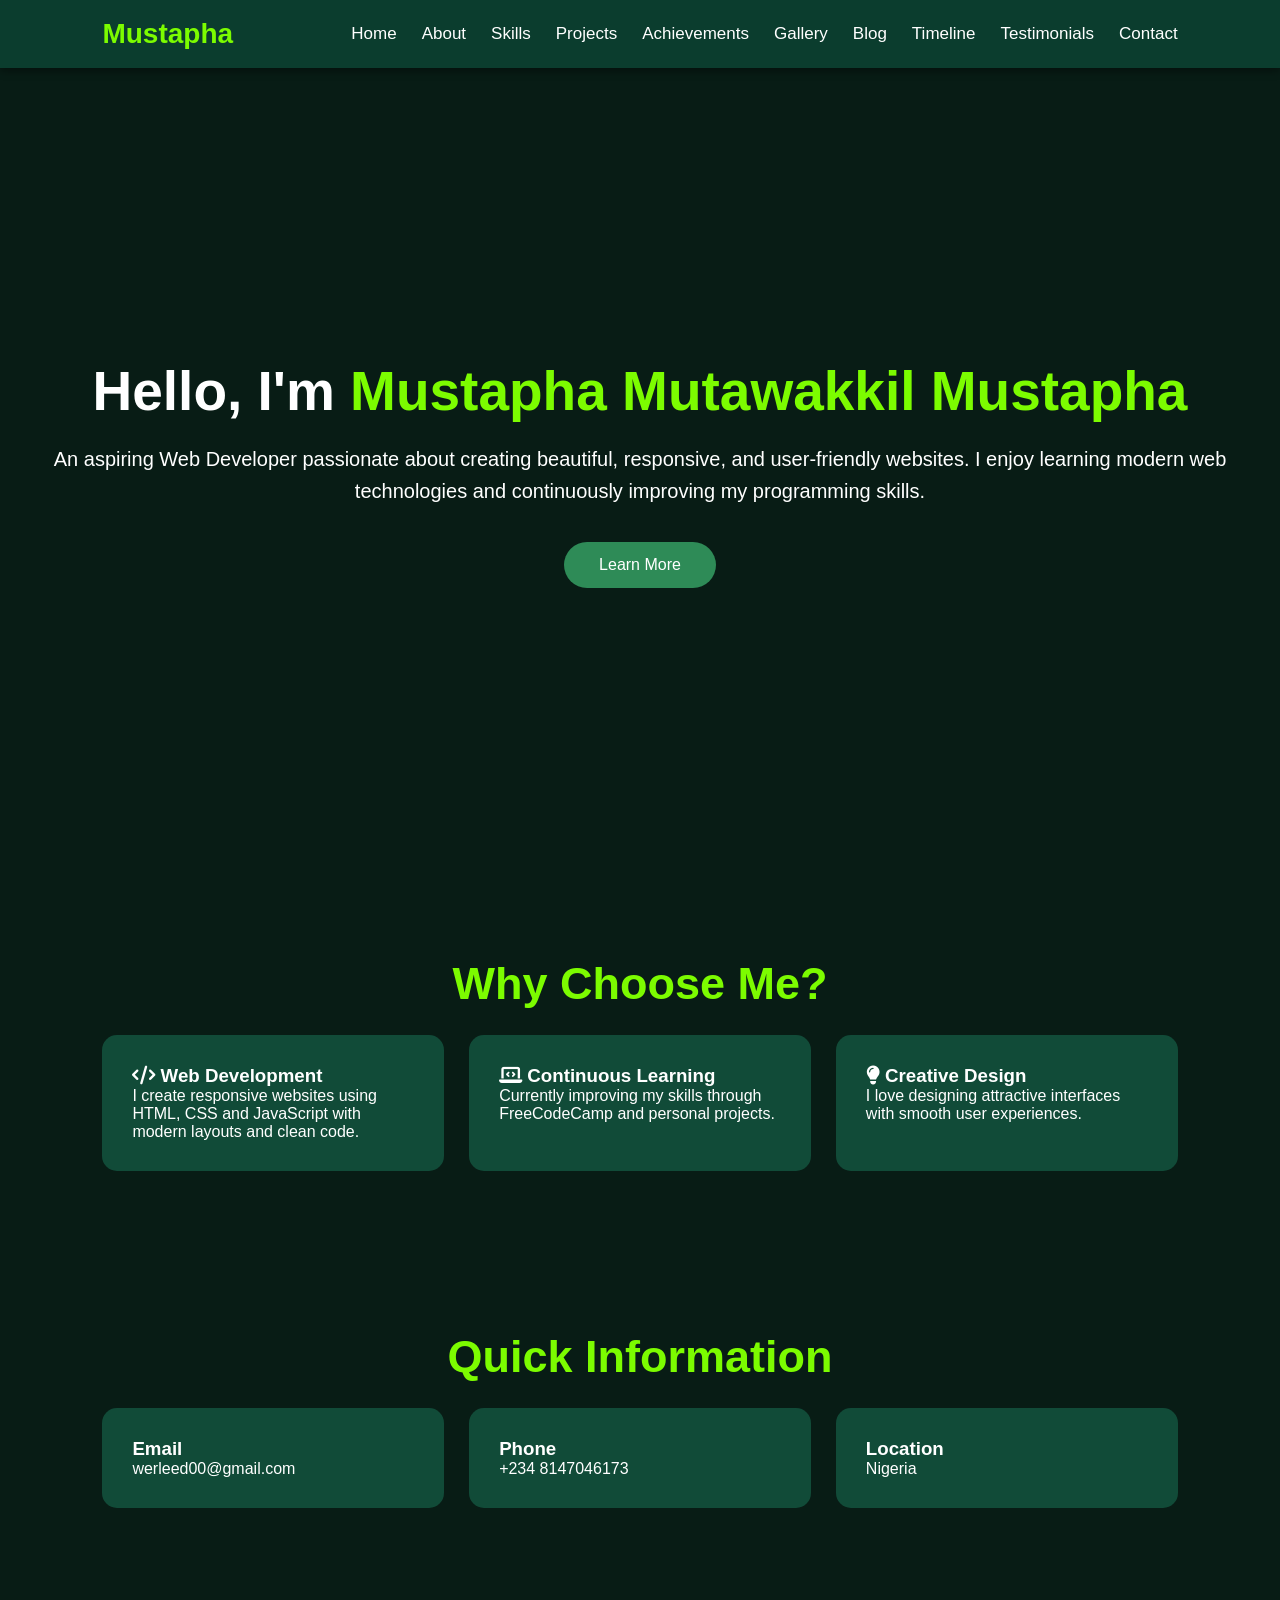
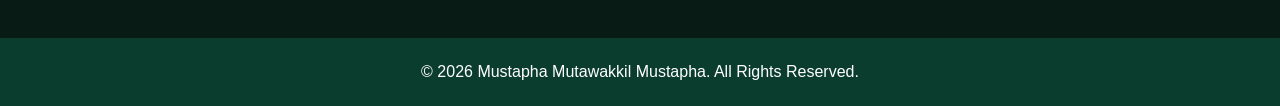
<file: index.html>
<!DOCTYPE html>
<html lang="en">
<head>
<meta charset="UTF-8">
<meta name="viewport" content="width=device-width, initial-scale=1.0">
<title>Mustapha Mutawakkil Mustapha | Portfolio</title>

<link rel="stylesheet" href="style.css">

<link rel="stylesheet"
href="https://cdnjs.cloudflare.com/ajax/libs/font-awesome/6.6.0/css/all.min.css">

</head>
<body>

<header>

<nav>

<div class="logo">
Mustapha
</div>

<ul class="nav-links">

<li><a href="index.html">Home</a></li>

<li><a href="about.html">About</a></li>

<li><a href="skills.html">Skills</a></li>

<li><a href="work.html">Projects</a></li>

<li><a href="achievement.html">Achievements</a></li>

<li><a href="gallery.html">Gallery</a></li>

<li><a href="blog.html">Blog</a></li>

<li><a href="timeline.html">Timeline</a></li>

<li><a href="testimonials.html">Testimonials</a></li>

<li><a href="contact.html">Contact</a></li>

</ul>

<div class="menu">
☰
</div>

</nav>

</header>

<section class="hero">

<div class="hero-content">

<h1>Hello, I'm <span>Mustapha Mutawakkil Mustapha</span></h1>

<p>

An aspiring Web Developer passionate about creating beautiful, responsive, and user-friendly websites. I enjoy learning modern web technologies and continuously improving my programming skills.

</p>

<a href="about.html" class="btn">
Learn More
</a>

</div>

</section>

<section>

<h2 class="page-title">
Why Choose Me?
</h2>

<div class="cards">

<div class="card">

<h3><i class="fas fa-code"></i> Web Development</h3>

<p>

I create responsive websites using HTML, CSS and JavaScript with modern layouts and clean code.

</p>

</div>

<div class="card">

<h3><i class="fas fa-laptop-code"></i> Continuous Learning</h3>

<p>

Currently improving my skills through FreeCodeCamp and personal projects.

</p>

</div>

<div class="card">

<h3><i class="fas fa-lightbulb"></i> Creative Design</h3>

<p>

I love designing attractive interfaces with smooth user experiences.

</p>

</div>

</div>

</section>

<section>

<h2 class="page-title">
Quick Information
</h2>

<div class="cards">

<div class="card">

<h3>Email</h3>

<p>
werleed00@gmail.com
</p>

</div>

<div class="card">

<h3>Phone</h3>

<p>
+234 8147046173
</p>

</div>

<div class="card">

<h3>Location</h3>

<p>
Nigeria
</p>

</div>

</div>

</section>

<footer>

<p>

© 2026 Mustapha Mutawakkil Mustapha.

All Rights Reserved.

</p>

</footer>

<script src="script.js"></script>

</body>
</html>
</file>
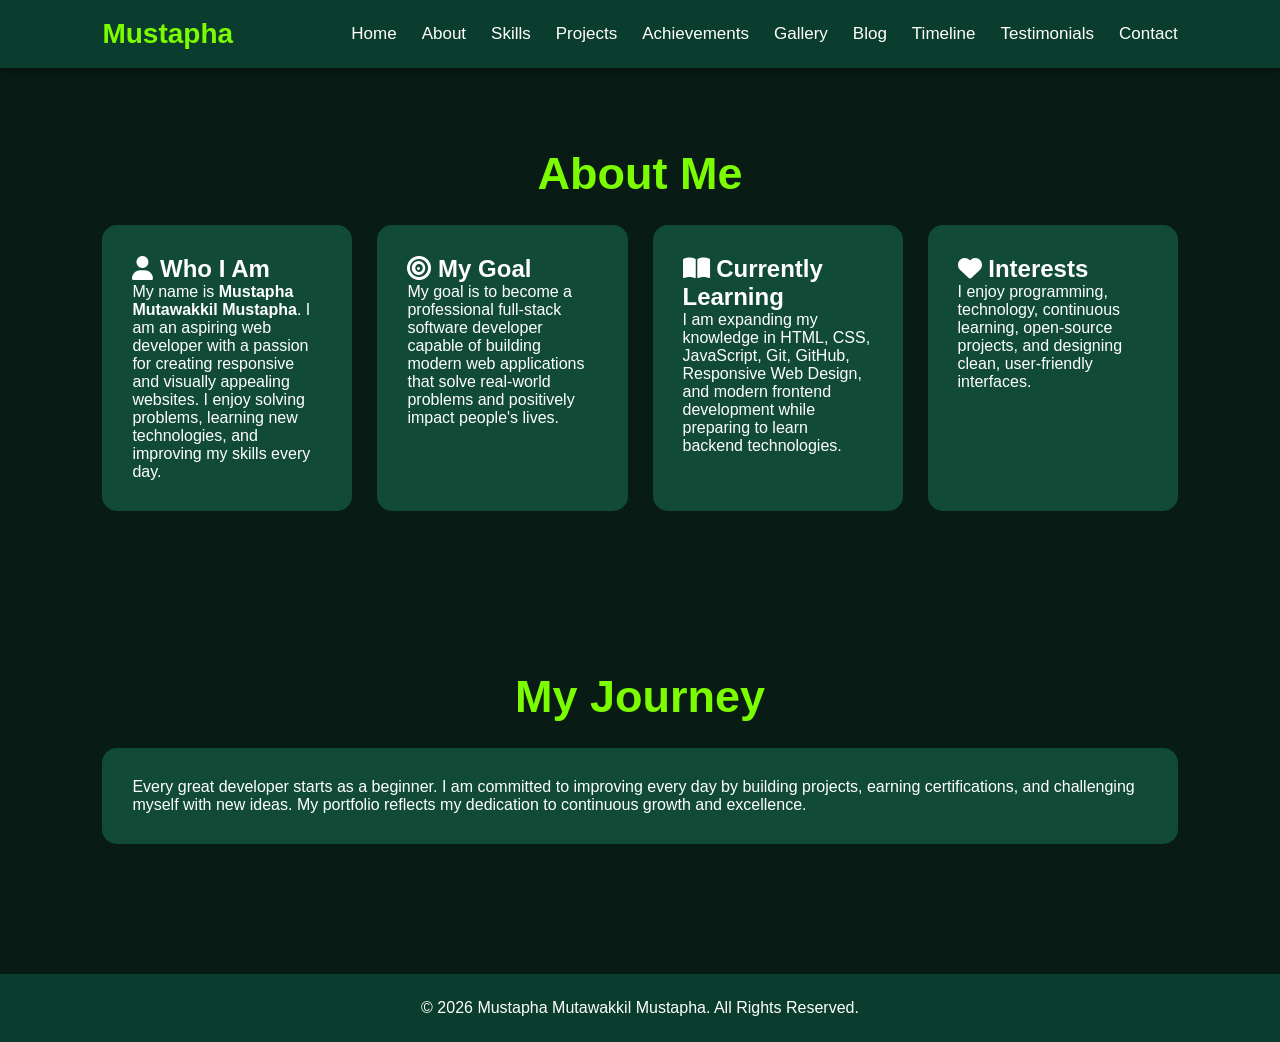
<file: about.html>
<!DOCTYPE html>
<html lang="en">
<head>
<meta charset="UTF-8">
<meta name="viewport" content="width=device-width, initial-scale=1.0">
<title>About Me</title>

<link rel="stylesheet" href="style.css">
<link rel="stylesheet" href="https://cdnjs.cloudflare.com/ajax/libs/font-awesome/6.6.0/css/all.min.css">

</head>
<body>

<header>

<nav>

<div class="logo">Mustapha</div>

<ul class="nav-links">
<li><a href="index.html">Home</a></li>
<li><a href="about.html">About</a></li>
<li><a href="skills.html">Skills</a></li>
<li><a href="work.html">Projects</a></li>
<li><a href="achievement.html">Achievements</a></li>
<li><a href="gallery.html">Gallery</a></li>
<li><a href="blog.html">Blog</a></li>
<li><a href="timeline.html">Timeline</a></li>
<li><a href="testimonials.html">Testimonials</a></li>
<li><a href="contact.html">Contact</a></li>
</ul>

<div class="menu">☰</div>

</nav>

</header>

<section>

<h1 class="page-title">About Me</h1>

<div class="cards">

<div class="card">
<h2><i class="fas fa-user"></i> Who I Am</h2>

<p>
My name is <strong>Mustapha Mutawakkil Mustapha</strong>. I am an aspiring web developer with a passion for creating responsive and visually appealing websites. I enjoy solving problems, learning new technologies, and improving my skills every day.
</p>

</div>

<div class="card">
<h2><i class="fas fa-bullseye"></i> My Goal</h2>

<p>
My goal is to become a professional full-stack software developer capable of building modern web applications that solve real-world problems and positively impact people's lives.
</p>

</div>

<div class="card">
<h2><i class="fas fa-book-open"></i> Currently Learning</h2>

<p>
I am expanding my knowledge in HTML, CSS, JavaScript, Git, GitHub, Responsive Web Design, and modern frontend development while preparing to learn backend technologies.
</p>

</div>

<div class="card">
<h2><i class="fas fa-heart"></i> Interests</h2>

<p>
I enjoy programming, technology, continuous learning, open-source projects, and designing clean, user-friendly interfaces.
</p>

</div>

</div>

</section>

<section>

<h1 class="page-title">My Journey</h1>

<div class="card">

<p>
Every great developer starts as a beginner. I am committed to improving every day by building projects, earning certifications, and challenging myself with new ideas. My portfolio reflects my dedication to continuous growth and excellence.
</p>

</div>

</section>

<footer>

<p>
© 2026 Mustapha Mutawakkil Mustapha. All Rights Reserved.
</p>

</footer>

<script src="script.js"></script>

</body>
</html>
</file>
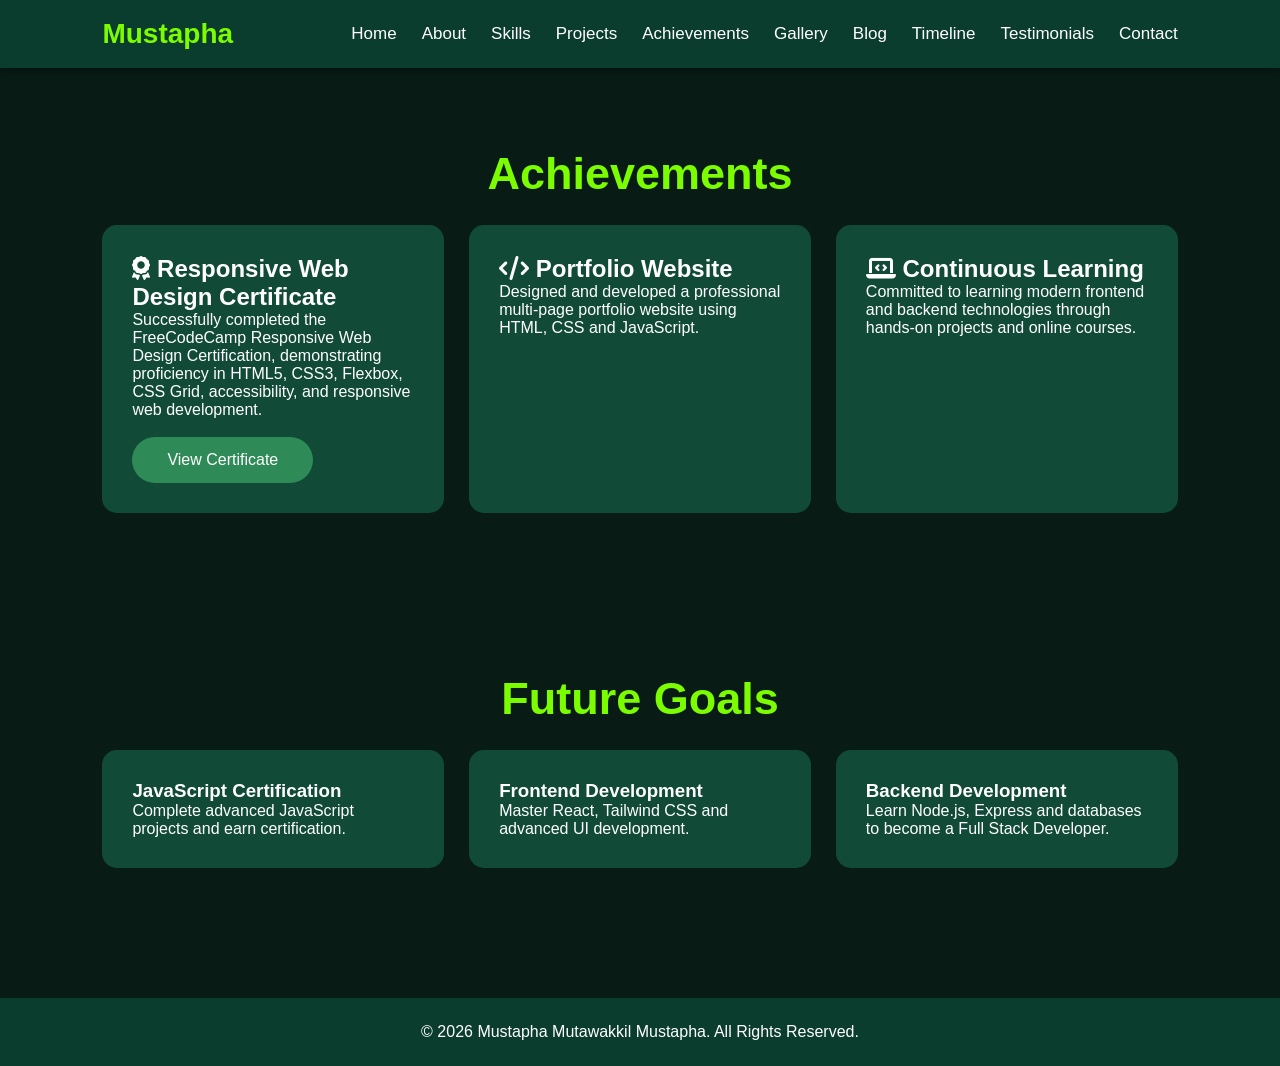
<file: achievement.html>
<!DOCTYPE html>
<html lang="en">
<head>
<meta charset="UTF-8">
<meta name="viewport" content="width=device-width, initial-scale=1.0">
<title>Achievements</title>

<link rel="stylesheet" href="style.css">
<link rel="stylesheet" href="https://cdnjs.cloudflare.com/ajax/libs/font-awesome/6.6.0/css/all.min.css">

</head>

<body>

<header>

<nav>

<div class="logo">Mustapha</div>

<ul class="nav-links">
<li><a href="index.html">Home</a></li>
<li><a href="about.html">About</a></li>
<li><a href="skills.html">Skills</a></li>
<li><a href="work.html">Projects</a></li>
<li><a href="achievement.html">Achievements</a></li>
<li><a href="gallery.html">Gallery</a></li>
<li><a href="blog.html">Blog</a></li>
<li><a href="timeline.html">Timeline</a></li>
<li><a href="testimonials.html">Testimonials</a></li>
<li><a href="contact.html">Contact</a></li>
</ul>

<div class="menu">☰</div>

</nav>

</header>

<section>

<h1 class="page-title">Achievements</h1>

<div class="cards">

<div class="card">

<h2><i class="fas fa-award"></i> Responsive Web Design Certificate</h2>

<p>

Successfully completed the FreeCodeCamp Responsive Web Design Certification, demonstrating proficiency in HTML5, CSS3, Flexbox, CSS Grid, accessibility, and responsive web development.

</p>

<br>

<a class="btn"
href="https://www.freecodecamp.org/certification/fcc-5016d83d-8d83-4f58-be2b-d20cc530b45d/responsive-web-design"
target="_blank">

View Certificate

</a>

</div>

<div class="card">

<h2><i class="fas fa-code"></i> Portfolio Website</h2>

<p>

Designed and developed a professional multi-page portfolio website using HTML, CSS and JavaScript.

</p>

</div>

<div class="card">

<h2><i class="fas fa-laptop-code"></i> Continuous Learning</h2>

<p>

Committed to learning modern frontend and backend technologies through hands-on projects and online courses.

</p>

</div>

</div>

</section>

<section>

<h1 class="page-title">Future Goals</h1>

<div class="cards">

<div class="card">
<h3>JavaScript Certification</h3>
<p>Complete advanced JavaScript projects and earn certification.</p>
</div>

<div class="card">
<h3>Frontend Development</h3>
<p>Master React, Tailwind CSS and advanced UI development.</p>
</div>

<div class="card">
<h3>Backend Development</h3>
<p>Learn Node.js, Express and databases to become a Full Stack Developer.</p>
</div>

</div>

</section>

<footer>

<p>© 2026 Mustapha Mutawakkil Mustapha. All Rights Reserved.</p>

</footer>

<script src="script.js"></script>

</body>
</html>
</file>
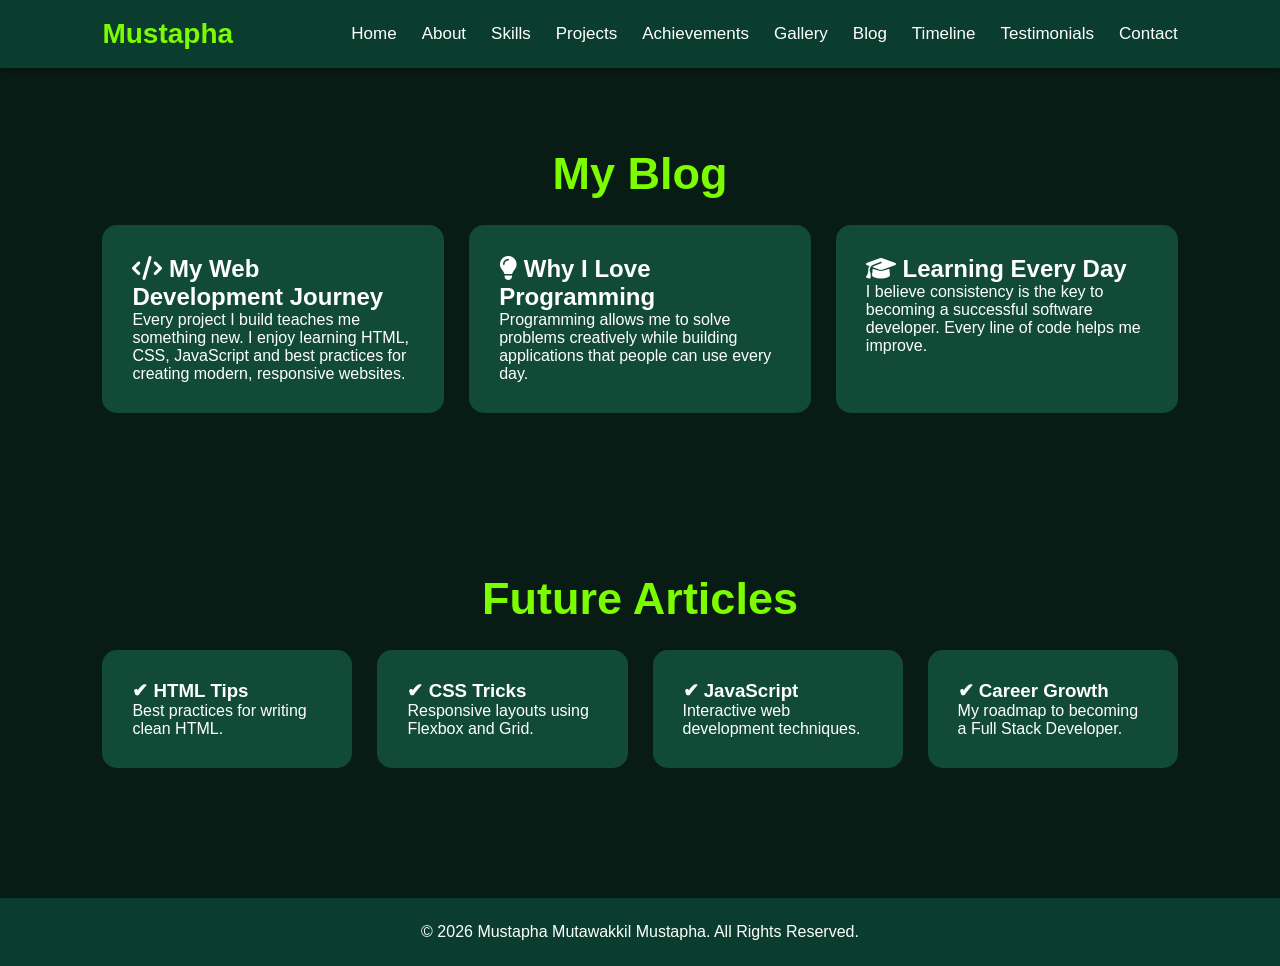
<file: blog.html>
<!DOCTYPE html>
<html lang="en">
<head>
<meta charset="UTF-8">
<meta name="viewport" content="width=device-width, initial-scale=1.0">
<title>Blog</title>

<link rel="stylesheet" href="style.css">
<link rel="stylesheet" href="https://cdnjs.cloudflare.com/ajax/libs/font-awesome/6.6.0/css/all.min.css">

</head>

<body>

<header>

<nav>

<div class="logo">Mustapha</div>

<ul class="nav-links">
<li><a href="index.html">Home</a></li>
<li><a href="about.html">About</a></li>
<li><a href="skills.html">Skills</a></li>
<li><a href="work.html">Projects</a></li>
<li><a href="achievement.html">Achievements</a></li>
<li><a href="gallery.html">Gallery</a></li>
<li><a href="blog.html">Blog</a></li>
<li><a href="timeline.html">Timeline</a></li>
<li><a href="testimonials.html">Testimonials</a></li>
<li><a href="contact.html">Contact</a></li>
</ul>

<div class="menu">☰</div>

</nav>

</header>

<section>

<h1 class="page-title">My Blog</h1>

<div class="cards">

<div class="card">

<h2><i class="fas fa-code"></i> My Web Development Journey</h2>

<p>
Every project I build teaches me something new. I enjoy learning HTML, CSS, JavaScript and best practices for creating modern, responsive websites.
</p>

</div>

<div class="card">

<h2><i class="fas fa-lightbulb"></i> Why I Love Programming</h2>

<p>
Programming allows me to solve problems creatively while building applications that people can use every day.
</p>

</div>

<div class="card">

<h2><i class="fas fa-graduation-cap"></i> Learning Every Day</h2>

<p>
I believe consistency is the key to becoming a successful software developer. Every line of code helps me improve.
</p>

</div>

</div>

</section>

<section>

<h1 class="page-title">Future Articles</h1>

<div class="cards">

<div class="card">
<h3>✔ HTML Tips</h3>
<p>Best practices for writing clean HTML.</p>
</div>

<div class="card">
<h3>✔ CSS Tricks</h3>
<p>Responsive layouts using Flexbox and Grid.</p>
</div>

<div class="card">
<h3>✔ JavaScript</h3>
<p>Interactive web development techniques.</p>
</div>

<div class="card">
<h3>✔ Career Growth</h3>
<p>My roadmap to becoming a Full Stack Developer.</p>
</div>

</div>

</section>

<footer>

<p>
© 2026 Mustapha Mutawakkil Mustapha. All Rights Reserved.
</p>

</footer>

<script src="script.js"></script>

</body>
</html>
</file>
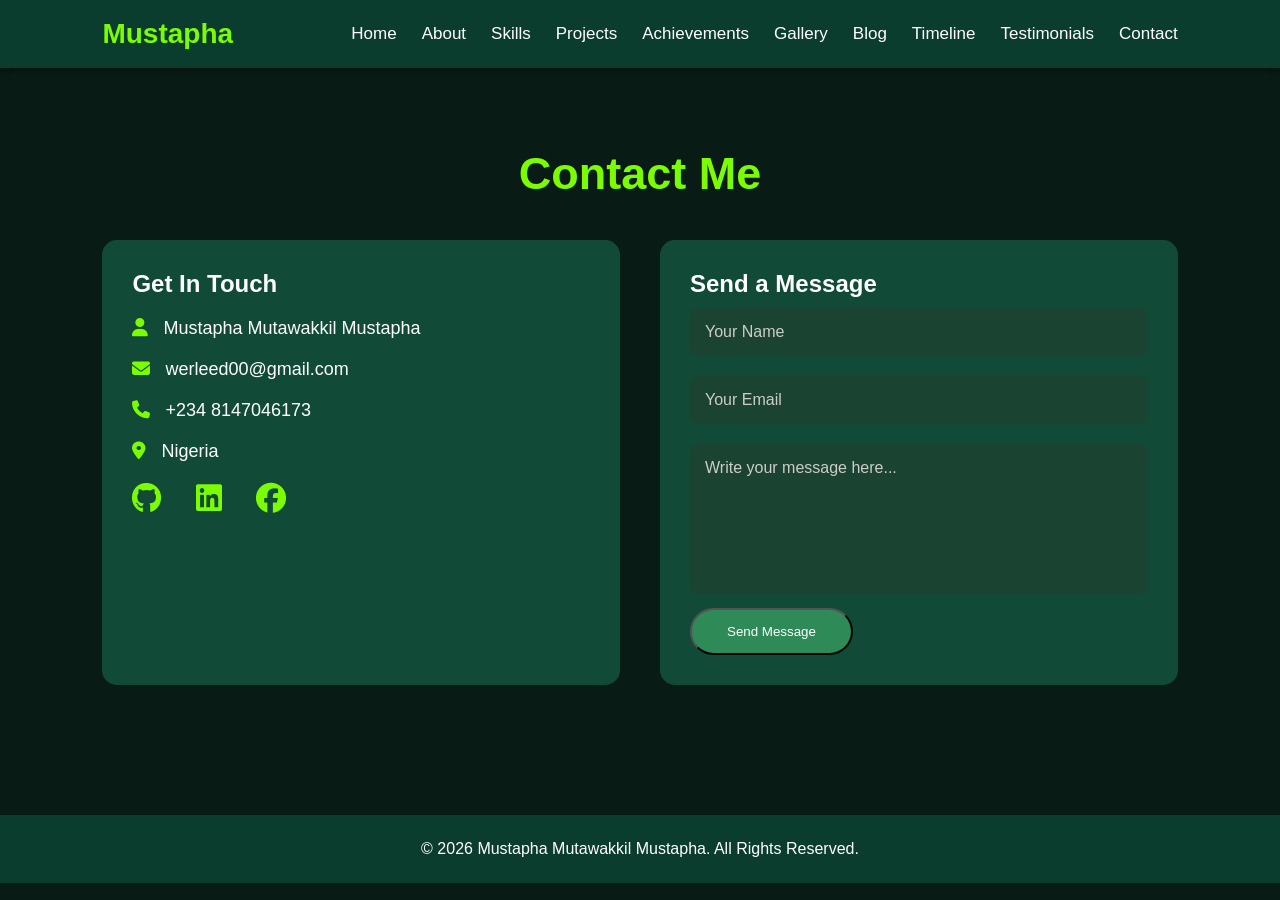
<file: contact.html>
<!DOCTYPE html>
<html lang="en">
<head>
<meta charset="UTF-8">
<meta name="viewport" content="width=device-width, initial-scale=1.0">
<title>Contact Me</title>

<link rel="stylesheet" href="style.css">
<link rel="stylesheet" href="https://cdnjs.cloudflare.com/ajax/libs/font-awesome/6.6.0/css/all.min.css">

<style>

.contact-container{
display:grid;
grid-template-columns:repeat(auto-fit,minmax(320px,1fr));
gap:40px;
margin-top:40px;
}

.contact-info .card,
.contact-form .card{
height:100%;
}

.contact-info p{
margin:20px 0;
font-size:18px;
}

.contact-info i{
color:#7CFC00;
margin-right:10px;
}

form input,
form textarea{
width:100%;
padding:15px;
margin:10px 0;
border:none;
border-radius:8px;
background:#1b4332;
color:white;
font-size:16px;
}

form textarea{
height:150px;
resize:none;
}

form input::placeholder,
form textarea::placeholder{
color:#ccc;
}

.social-icons{
margin-top:20px;
}

.social-icons a{
color:#7CFC00;
font-size:30px;
margin-right:20px;
text-decoration:none;
transition:.3s;
}

.social-icons a:hover{
color:white;
}

</style>

</head>

<body>

<header>

<nav>

<div class="logo">Mustapha</div>

<ul class="nav-links">
<li><a href="index.html">Home</a></li>
<li><a href="about.html">About</a></li>
<li><a href="skills.html">Skills</a></li>
<li><a href="work.html">Projects</a></li>
<li><a href="achievement.html">Achievements</a></li>
<li><a href="gallery.html">Gallery</a></li>
<li><a href="blog.html">Blog</a></li>
<li><a href="timeline.html">Timeline</a></li>
<li><a href="testimonials.html">Testimonials</a></li>
<li><a href="contact.html">Contact</a></li>
</ul>

<div class="menu">☰</div>

</nav>

</header>

<section>

<h1 class="page-title">Contact Me</h1>

<div class="contact-container">

<div class="contact-info">

<div class="card">

<h2>Get In Touch</h2>

<p><i class="fas fa-user"></i> Mustapha Mutawakkil Mustapha</p>

<p><i class="fas fa-envelope"></i> werleed00@gmail.com</p>

<p><i class="fas fa-phone"></i> +234 8147046173</p>

<p><i class="fas fa-map-marker-alt"></i> Nigeria</p>

<div class="social-icons">

<a href="#"><i class="fab fa-github"></i></a>

<a href="#"><i class="fab fa-linkedin"></i></a>

<a href="#"><i class="fab fa-facebook"></i></a>

</div>

</div>

</div>

<div class="contact-form">

<div class="card">

<h2>Send a Message</h2>

<form>

<input type="text" placeholder="Your Name" required>

<input type="email" placeholder="Your Email" required>

<textarea placeholder="Write your message here..." required></textarea>

<button class="btn" type="submit">
Send Message
</button>

</form>

</div>

</div>

</div>

</section>

<footer>

<p>
© 2026 Mustapha Mutawakkil Mustapha. All Rights Reserved.
</p>

</footer>

<script src="script.js"></script>

</body>
</html>
</file>
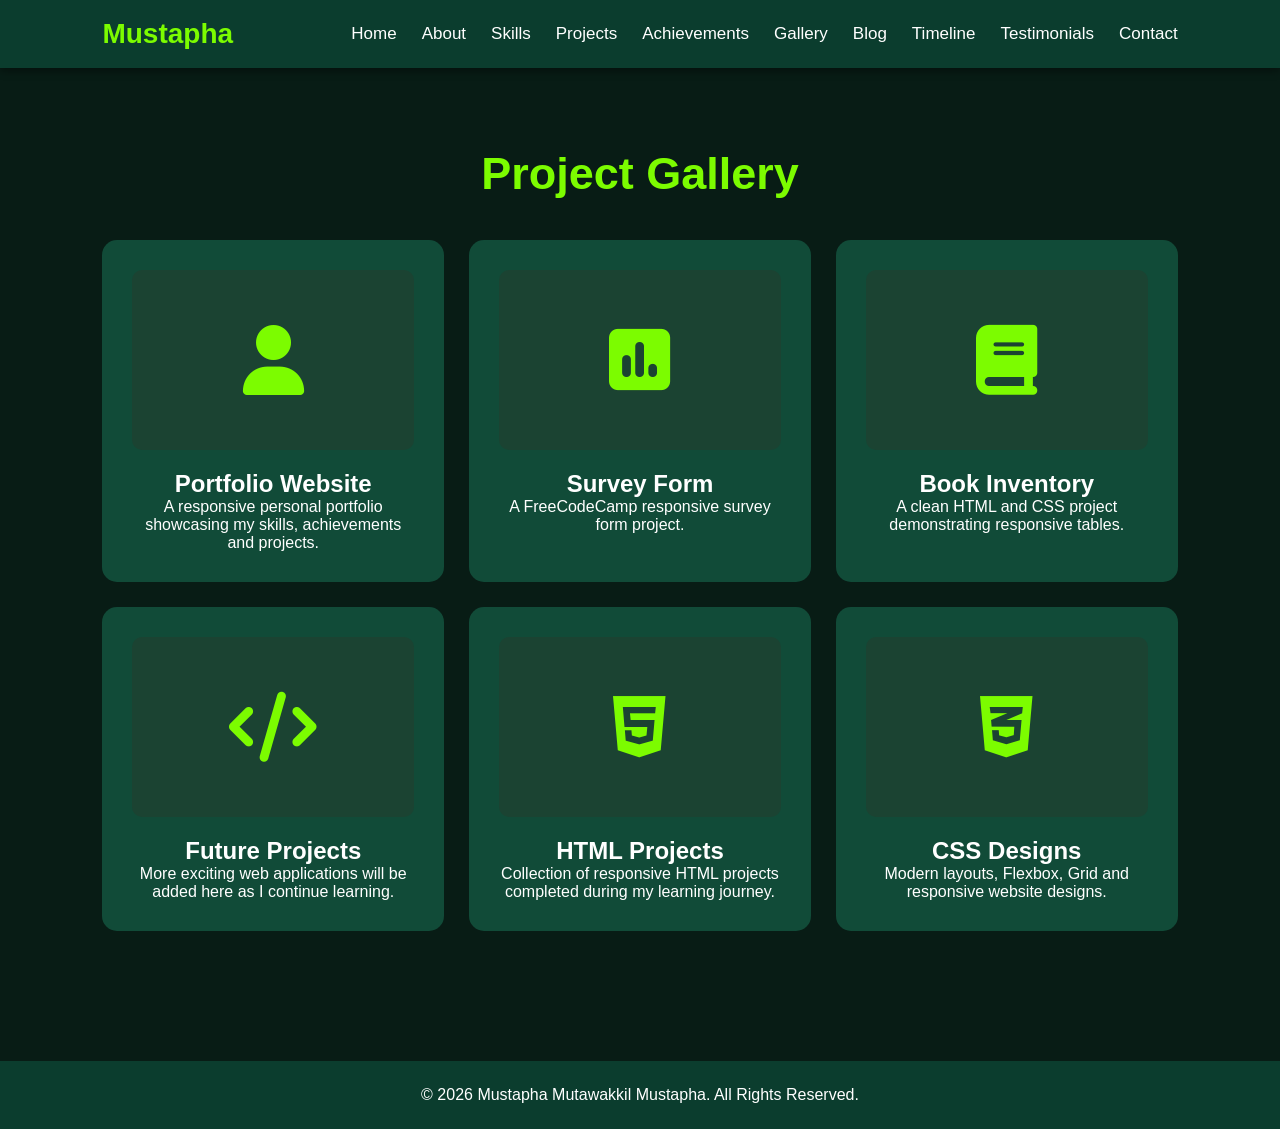
<file: gallery.html>
<!DOCTYPE html>
<html lang="en">
<head>
<meta charset="UTF-8">
<meta name="viewport" content="width=device-width, initial-scale=1.0">
<title>Gallery</title>

<link rel="stylesheet" href="style.css">
<link rel="stylesheet" href="https://cdnjs.cloudflare.com/ajax/libs/font-awesome/6.6.0/css/all.min.css">

<style>

.gallery{
display:grid;
grid-template-columns:repeat(auto-fit,minmax(280px,1fr));
gap:25px;
margin-top:40px;
}

.gallery .card{
text-align:center;
}

.project-image{
height:180px;
background:#1b4332;
display:flex;
justify-content:center;
align-items:center;
font-size:70px;
border-radius:10px;
margin-bottom:20px;
color:#7CFC00;
}

</style>

</head>

<body>

<header>

<nav>

<div class="logo">Mustapha</div>

<ul class="nav-links">
<li><a href="index.html">Home</a></li>
<li><a href="about.html">About</a></li>
<li><a href="skills.html">Skills</a></li>
<li><a href="work.html">Projects</a></li>
<li><a href="achievement.html">Achievements</a></li>
<li><a href="gallery.html">Gallery</a></li>
<li><a href="blog.html">Blog</a></li>
<li><a href="timeline.html">Timeline</a></li>
<li><a href="testimonials.html">Testimonials</a></li>
<li><a href="contact.html">Contact</a></li>
</ul>

<div class="menu">☰</div>

</nav>

</header>

<section>

<h1 class="page-title">Project Gallery</h1>

<div class="gallery">

<div class="card">

<div class="project-image">
<i class="fas fa-user"></i>
</div>

<h2>Portfolio Website</h2>

<p>
A responsive personal portfolio showcasing my skills, achievements and projects.
</p>

</div>

<div class="card">

<div class="project-image">
<i class="fas fa-poll"></i>
</div>

<h2>Survey Form</h2>

<p>
A FreeCodeCamp responsive survey form project.
</p>

</div>

<div class="card">

<div class="project-image">
<i class="fas fa-book"></i>
</div>

<h2>Book Inventory</h2>

<p>
A clean HTML and CSS project demonstrating responsive tables.
</p>

</div>

<div class="card">

<div class="project-image">
<i class="fas fa-code"></i>
</div>

<h2>Future Projects</h2>

<p>
More exciting web applications will be added here as I continue learning.
</p>

</div>

<div class="card">

<div class="project-image">
<i class="fab fa-html5"></i>
</div>

<h2>HTML Projects</h2>

<p>
Collection of responsive HTML projects completed during my learning journey.
</p>

</div>

<div class="card">

<div class="project-image">
<i class="fab fa-css3-alt"></i>
</div>

<h2>CSS Designs</h2>

<p>
Modern layouts, Flexbox, Grid and responsive website designs.
</p>

</div>

</div>

</section>

<footer>

<p>
© 2026 Mustapha Mutawakkil Mustapha. All Rights Reserved.
</p>

</footer>

<script src="script.js"></script>

</body>
</html>
</file>
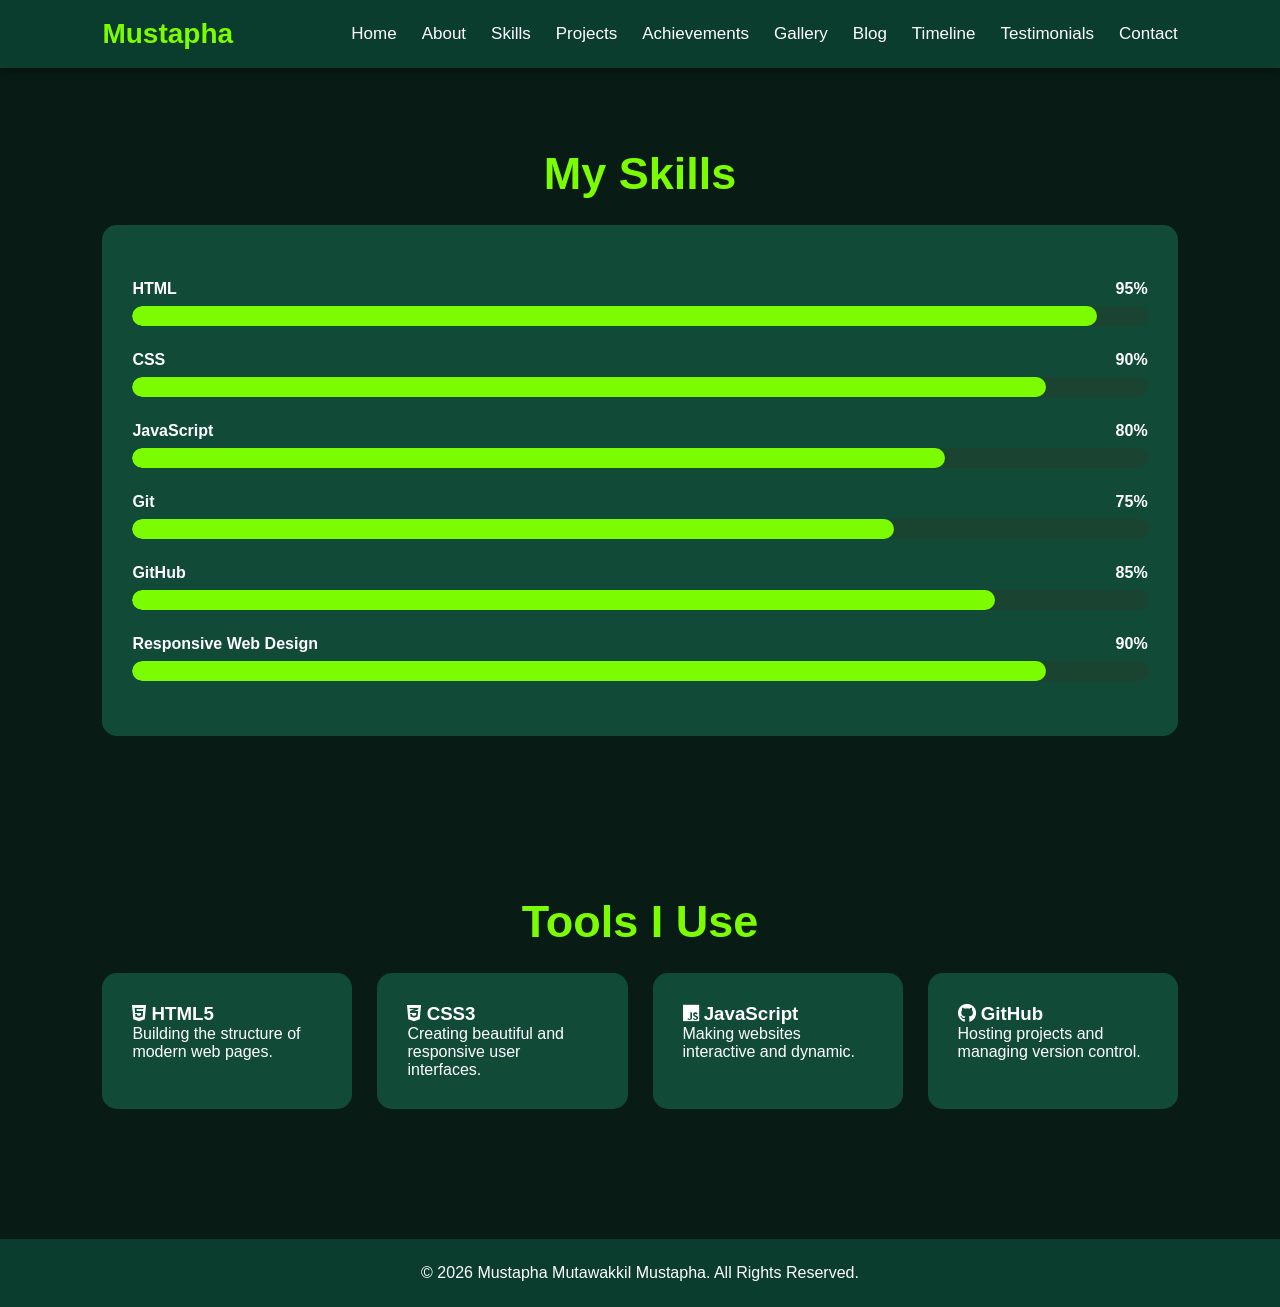
<file: skills.html>
<!DOCTYPE html>
<html lang="en">
<head>
<meta charset="UTF-8">
<meta name="viewport" content="width=device-width, initial-scale=1.0">
<title>My Skills</title>

<link rel="stylesheet" href="style.css">
<link rel="stylesheet" href="https://cdnjs.cloudflare.com/ajax/libs/font-awesome/6.6.0/css/all.min.css">

<style>
.skill{
margin:25px 0;
}

.skill p{
display:flex;
justify-content:space-between;
margin-bottom:8px;
font-weight:bold;
}

.bar{
width:100%;
height:20px;
background:#1b4332;
border-radius:20px;
overflow:hidden;
}

.fill{
height:100%;
background:#7CFC00;
border-radius:20px;
}

.html{width:95%;}
.css{width:90%;}
.javascript{width:80%;}
.git{width:75%;}
.github{width:85%;}
.responsive{width:90%;}
</style>

</head>

<body>

<header>

<nav>

<div class="logo">Mustapha</div>

<ul class="nav-links">

<li><a href="index.html">Home</a></li>
<li><a href="about.html">About</a></li>
<li><a href="skills.html">Skills</a></li>
<li><a href="work.html">Projects</a></li>
<li><a href="achievement.html">Achievements</a></li>
<li><a href="gallery.html">Gallery</a></li>
<li><a href="blog.html">Blog</a></li>
<li><a href="timeline.html">Timeline</a></li>
<li><a href="testimonials.html">Testimonials</a></li>
<li><a href="contact.html">Contact</a></li>

</ul>

<div class="menu">☰</div>

</nav>

</header>

<section>

<h1 class="page-title">My Skills</h1>

<div class="card">

<div class="skill">
<p>HTML <span>95%</span></p>
<div class="bar">
<div class="fill html"></div>
</div>
</div>

<div class="skill">
<p>CSS <span>90%</span></p>
<div class="bar">
<div class="fill css"></div>
</div>
</div>

<div class="skill">
<p>JavaScript <span>80%</span></p>
<div class="bar">
<div class="fill javascript"></div>
</div>
</div>

<div class="skill">
<p>Git <span>75%</span></p>
<div class="bar">
<div class="fill git"></div>
</div>
</div>

<div class="skill">
<p>GitHub <span>85%</span></p>
<div class="bar">
<div class="fill github"></div>
</div>
</div>

<div class="skill">
<p>Responsive Web Design <span>90%</span></p>
<div class="bar">
<div class="fill responsive"></div>
</div>
</div>

</div>

</section>

<section>

<h1 class="page-title">Tools I Use</h1>

<div class="cards">

<div class="card">
<h3><i class="fab fa-html5"></i> HTML5</h3>
<p>Building the structure of modern web pages.</p>
</div>

<div class="card">
<h3><i class="fab fa-css3-alt"></i> CSS3</h3>
<p>Creating beautiful and responsive user interfaces.</p>
</div>

<div class="card">
<h3><i class="fab fa-js"></i> JavaScript</h3>
<p>Making websites interactive and dynamic.</p>
</div>

<div class="card">
<h3><i class="fab fa-github"></i> GitHub</h3>
<p>Hosting projects and managing version control.</p>
</div>

</div>

</section>

<footer>

<p>© 2026 Mustapha Mutawakkil Mustapha. All Rights Reserved.</p>

</footer>

<script src="script.js"></script>

</body>
</html>
</file>
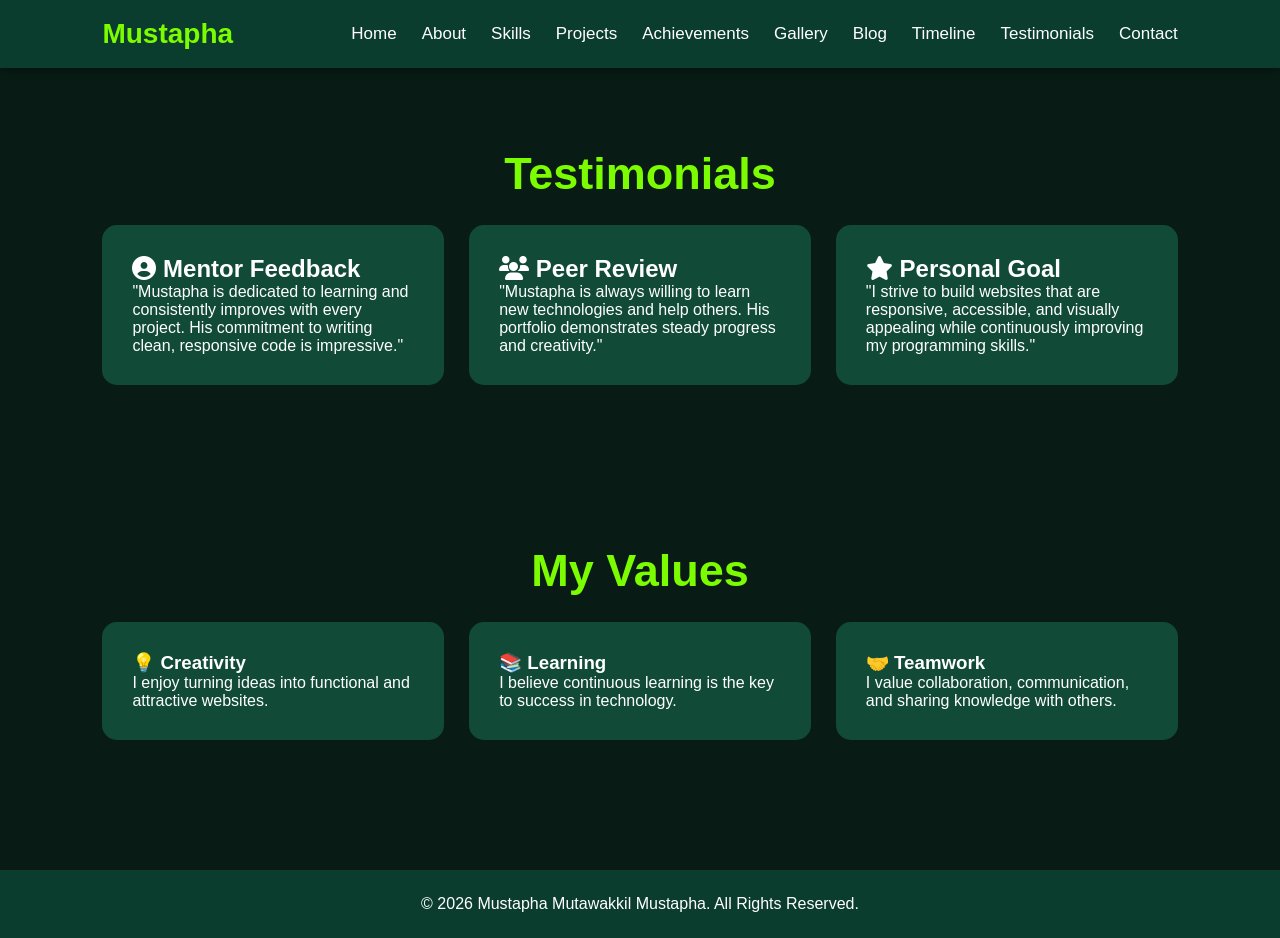
<file: testimonials.html>
<!DOCTYPE html>
<html lang="en">
<head>
<meta charset="UTF-8">
<meta name="viewport" content="width=device-width, initial-scale=1.0">
<title>Testimonials</title>

<link rel="stylesheet" href="style.css">
<link rel="stylesheet" href="https://cdnjs.cloudflare.com/ajax/libs/font-awesome/6.6.0/css/all.min.css">

</head>

<body>

<header>

<nav>

<div class="logo">Mustapha</div>

<ul class="nav-links">
<li><a href="index.html">Home</a></li>
<li><a href="about.html">About</a></li>
<li><a href="skills.html">Skills</a></li>
<li><a href="work.html">Projects</a></li>
<li><a href="achievement.html">Achievements</a></li>
<li><a href="gallery.html">Gallery</a></li>
<li><a href="blog.html">Blog</a></li>
<li><a href="timeline.html">Timeline</a></li>
<li><a href="testimonials.html">Testimonials</a></li>
<li><a href="contact.html">Contact</a></li>
</ul>

<div class="menu">☰</div>

</nav>

</header>

<section>

<h1 class="page-title">Testimonials</h1>

<div class="cards">

<div class="card">
<h2><i class="fas fa-user-circle"></i> Mentor Feedback</h2>
<p>
"Mustapha is dedicated to learning and consistently improves with every project. His commitment to writing clean, responsive code is impressive."
</p>
</div>

<div class="card">
<h2><i class="fas fa-users"></i> Peer Review</h2>
<p>
"Mustapha is always willing to learn new technologies and help others. His portfolio demonstrates steady progress and creativity."
</p>
</div>

<div class="card">
<h2><i class="fas fa-star"></i> Personal Goal</h2>
<p>
"I strive to build websites that are responsive, accessible, and visually appealing while continuously improving my programming skills."
</p>
</div>

</div>

</section>

<section>

<h1 class="page-title">My Values</h1>

<div class="cards">

<div class="card">
<h3>💡 Creativity</h3>
<p>I enjoy turning ideas into functional and attractive websites.</p>
</div>

<div class="card">
<h3>📚 Learning</h3>
<p>I believe continuous learning is the key to success in technology.</p>
</div>

<div class="card">
<h3>🤝 Teamwork</h3>
<p>I value collaboration, communication, and sharing knowledge with others.</p>
</div>

</div>

</section>

<footer>
<p>© 2026 Mustapha Mutawakkil Mustapha. All Rights Reserved.</p>
</footer>

<script src="script.js"></script>

</body>
</html>
</file>
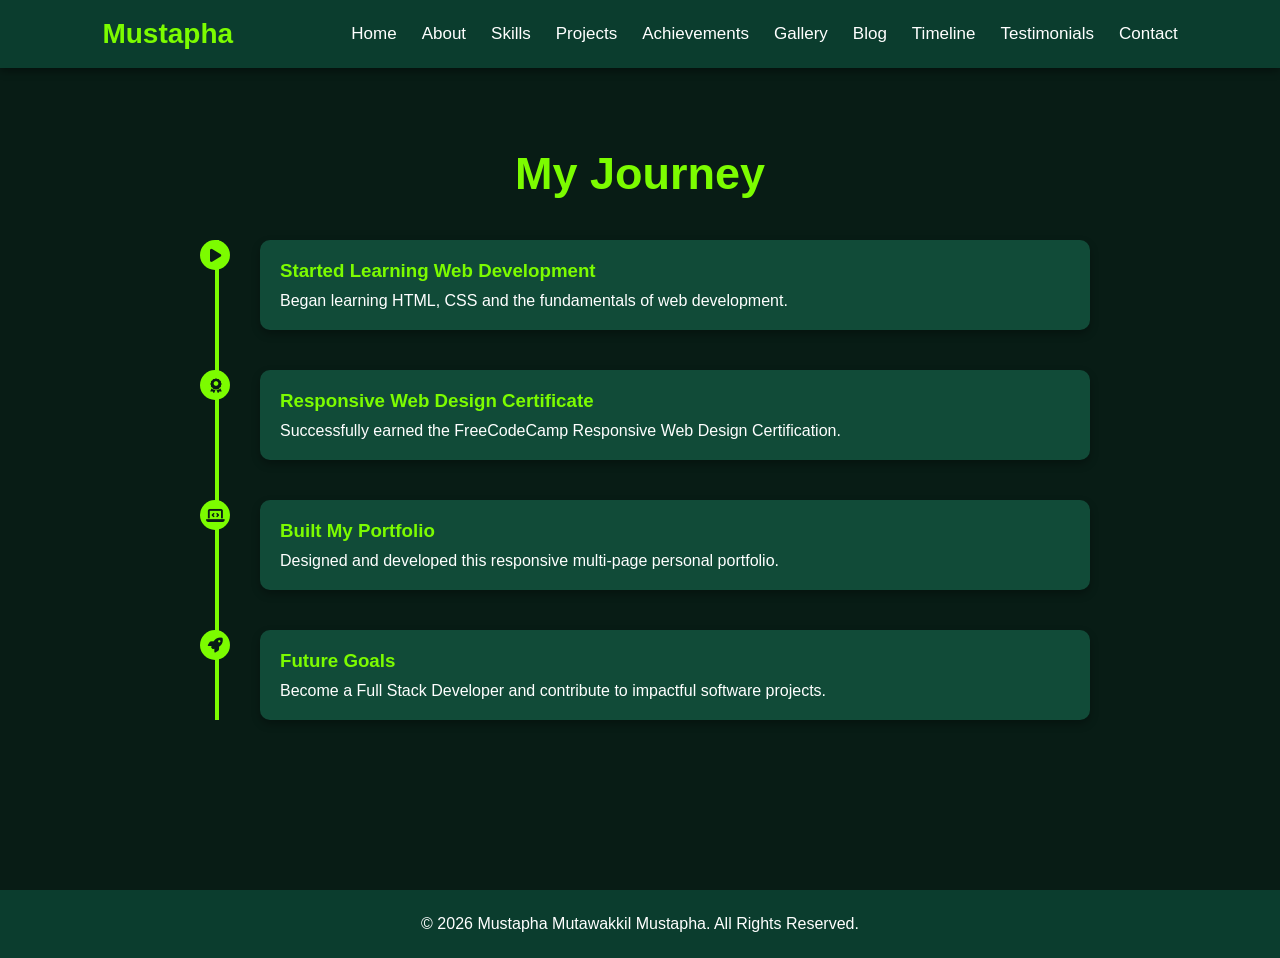
<file: timeline.html>
<!DOCTYPE html>
<html lang="en">
<head>
<meta charset="UTF-8">
<meta name="viewport" content="width=device-width, initial-scale=1.0">
<title>My Timeline</title>

<link rel="stylesheet" href="style.css">
<link rel="stylesheet" href="https://cdnjs.cloudflare.com/ajax/libs/font-awesome/6.6.0/css/all.min.css">

<style>
.timeline{
max-width:900px;
margin:40px auto;
position:relative;
}

.timeline::before{
content:"";
position:absolute;
left:25px;
top:0;
width:4px;
height:100%;
background:#7CFC00;
}

.timeline-item{
position:relative;
padding-left:70px;
margin-bottom:40px;
}

.timeline-icon{
position:absolute;
left:10px;
top:0;
width:30px;
height:30px;
background:#7CFC00;
color:#081c15;
border-radius:50%;
display:flex;
justify-content:center;
align-items:center;
font-size:15px;
font-weight:bold;
}

.timeline-content{
background:#114b38;
padding:20px;
border-radius:10px;
box-shadow:0 4px 8px rgba(0,0,0,.3);
}

.timeline-content h3{
margin-bottom:10px;
color:#7CFC00;
}
</style>

</head>

<body>

<header>

<nav>

<div class="logo">Mustapha</div>

<ul class="nav-links">
<li><a href="index.html">Home</a></li>
<li><a href="about.html">About</a></li>
<li><a href="skills.html">Skills</a></li>
<li><a href="work.html">Projects</a></li>
<li><a href="achievement.html">Achievements</a></li>
<li><a href="gallery.html">Gallery</a></li>
<li><a href="blog.html">Blog</a></li>
<li><a href="timeline.html">Timeline</a></li>
<li><a href="testimonials.html">Testimonials</a></li>
<li><a href="contact.html">Contact</a></li>
</ul>

<div class="menu">☰</div>

</nav>

</header>

<section>

<h1 class="page-title">My Journey</h1>

<div class="timeline">

<div class="timeline-item">
<div class="timeline-icon"><i class="fas fa-play"></i></div>
<div class="timeline-content">
<h3>Started Learning Web Development</h3>
<p>Began learning HTML, CSS and the fundamentals of web development.</p>
</div>
</div>

<div class="timeline-item">
<div class="timeline-icon"><i class="fas fa-award"></i></div>
<div class="timeline-content">
<h3>Responsive Web Design Certificate</h3>
<p>Successfully earned the FreeCodeCamp Responsive Web Design Certification.</p>
</div>
</div>

<div class="timeline-item">
<div class="timeline-icon"><i class="fas fa-laptop-code"></i></div>
<div class="timeline-content">
<h3>Built My Portfolio</h3>
<p>Designed and developed this responsive multi-page personal portfolio.</p>
</div>
</div>

<div class="timeline-item">
<div class="timeline-icon"><i class="fas fa-rocket"></i></div>
<div class="timeline-content">
<h3>Future Goals</h3>
<p>Become a Full Stack Developer and contribute to impactful software projects.</p>
</div>
</div>

</div>

</section>

<footer>
<p>© 2026 Mustapha Mutawakkil Mustapha. All Rights Reserved.</p>
</footer>

<script src="script.js"></script>

</body>
</html>
</file>
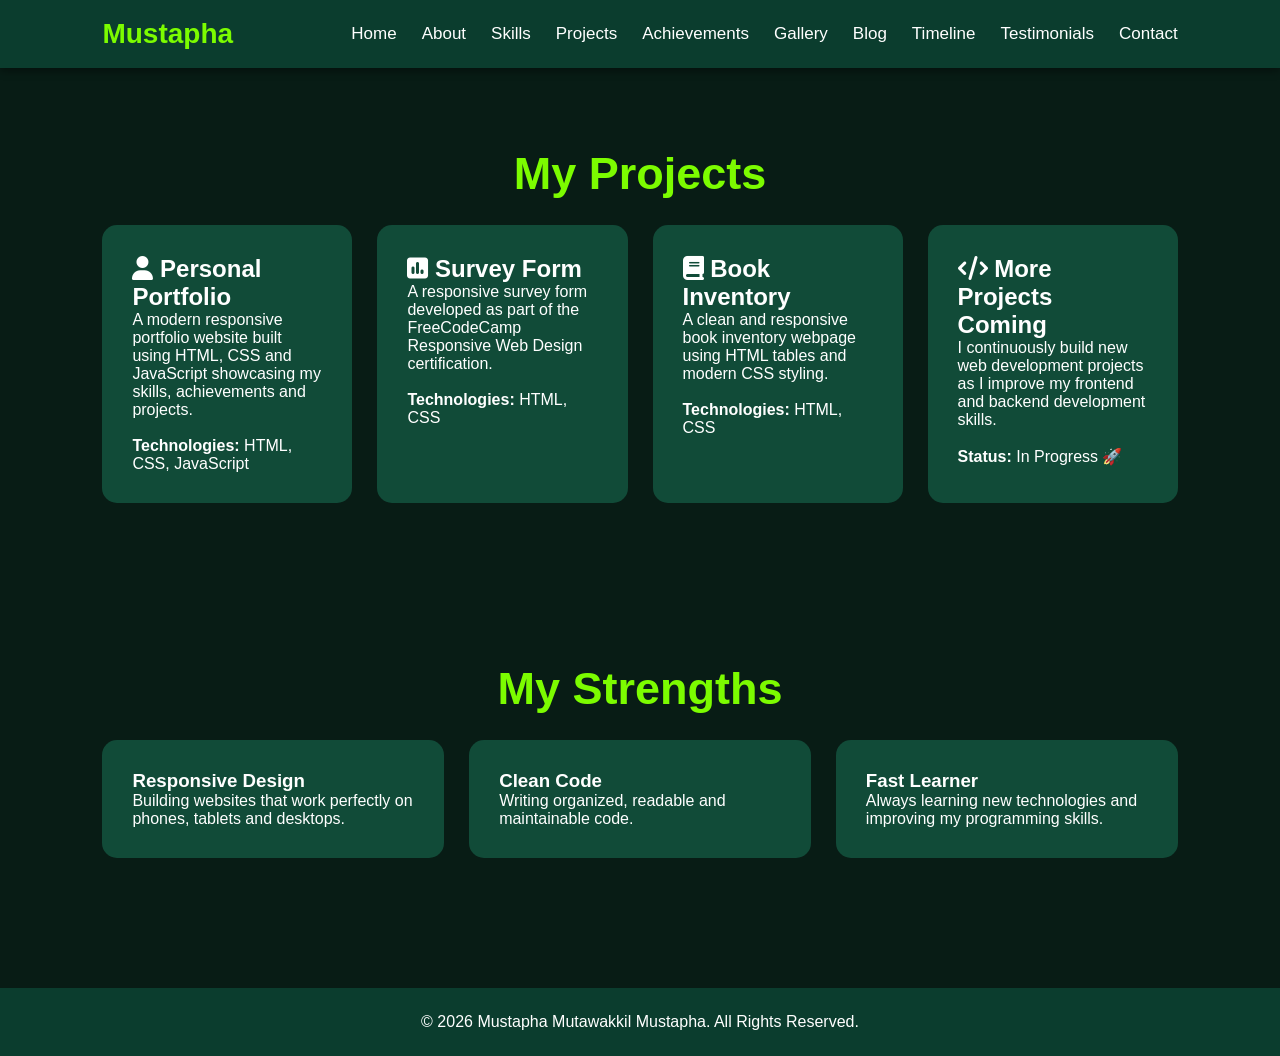
<file: work.html>
<!DOCTYPE html>
<html lang="en">
<head>
<meta charset="UTF-8">
<meta name="viewport" content="width=device-width, initial-scale=1.0">
<title>My Projects</title>

<link rel="stylesheet" href="style.css">
<link rel="stylesheet" href="https://cdnjs.cloudflare.com/ajax/libs/font-awesome/6.6.0/css/all.min.css">

</head>

<body>

<header>

<nav>

<div class="logo">Mustapha</div>

<ul class="nav-links">
<li><a href="index.html">Home</a></li>
<li><a href="about.html">About</a></li>
<li><a href="skills.html">Skills</a></li>
<li><a href="work.html">Projects</a></li>
<li><a href="achievement.html">Achievements</a></li>
<li><a href="gallery.html">Gallery</a></li>
<li><a href="blog.html">Blog</a></li>
<li><a href="timeline.html">Timeline</a></li>
<li><a href="testimonials.html">Testimonials</a></li>
<li><a href="contact.html">Contact</a></li>
</ul>

<div class="menu">☰</div>

</nav>

</header>

<section>

<h1 class="page-title">My Projects</h1>

<div class="cards">

<div class="card">

<h2><i class="fas fa-user"></i> Personal Portfolio</h2>

<p>
A modern responsive portfolio website built using HTML, CSS and JavaScript showcasing my skills, achievements and projects.
</p>

<br>

<p><strong>Technologies:</strong> HTML, CSS, JavaScript</p>

</div>

<div class="card">

<h2><i class="fas fa-poll"></i> Survey Form</h2>

<p>
A responsive survey form developed as part of the FreeCodeCamp Responsive Web Design certification.
</p>

<br>

<p><strong>Technologies:</strong> HTML, CSS</p>

</div>

<div class="card">

<h2><i class="fas fa-book"></i> Book Inventory</h2>

<p>
A clean and responsive book inventory webpage using HTML tables and modern CSS styling.
</p>

<br>

<p><strong>Technologies:</strong> HTML, CSS</p>

</div>

<div class="card">

<h2><i class="fas fa-code"></i> More Projects Coming</h2>

<p>
I continuously build new web development projects as I improve my frontend and backend development skills.
</p>

<br>

<p><strong>Status:</strong> In Progress 🚀</p>

</div>

</div>

</section>

<section>

<h1 class="page-title">My Strengths</h1>

<div class="cards">

<div class="card">
<h3>Responsive Design</h3>
<p>Building websites that work perfectly on phones, tablets and desktops.</p>
</div>

<div class="card">
<h3>Clean Code</h3>
<p>Writing organized, readable and maintainable code.</p>
</div>

<div class="card">
<h3>Fast Learner</h3>
<p>Always learning new technologies and improving my programming skills.</p>
</div>

</div>

</section>

<footer>

<p>
© 2026 Mustapha Mutawakkil Mustapha. All Rights Reserved.
</p>

</footer>

<script src="script.js"></script>

</body>
</html>
</file>
<file: style.css>
*{
margin:0;
padding:0;
box-sizing:border-box;
font-family:Arial,Helvetica,sans-serif;
}

html{
scroll-behavior:smooth;
}

body{
background:#081c15;
color:white;
}

header{
background:#0b3d2e;
position:sticky;
top:0;
width:100%;
z-index:1000;
box-shadow:0 3px 8px rgba(0,0,0,.4);
}

nav{
display:flex;
justify-content:space-between;
align-items:center;
padding:18px 8%;
}

.logo{
font-size:28px;
font-weight:bold;
color:#7CFC00;
}

.nav-links{
display:flex;
list-style:none;
}

.nav-links li{
margin-left:25px;
}

.nav-links a{
color:white;
text-decoration:none;
font-size:17px;
transition:.3s;
}

.nav-links a:hover{
color:#7CFC00;
}

.menu{
display:none;
font-size:30px;
cursor:pointer;
}

.hero{
height:90vh;
display:flex;
justify-content:center;
align-items:center;
text-align:center;
padding:20px;
}

.hero-content h1{
font-size:55px;
margin-bottom:20px;
}

.hero-content span{
color:#7CFC00;
}

.hero-content p{
font-size:20px;
margin-bottom:35px;
line-height:1.6;
}

.btn{
display:inline-block;
padding:14px 35px;
background:#2e8b57;
color:white;
text-decoration:none;
border-radius:30px;
transition:.3s;
}

.btn:hover{
background:#7CFC00;
color:black;
}

section{
padding:80px 8%;
}

.cards{
display:grid;
grid-template-columns:repeat(auto-fit,minmax(250px,1fr));
gap:25px;
}

.card{
background:#114b38;
padding:30px;
border-radius:15px;
transition:.3s;
}

.card:hover{
transform:translateY(-10px);
}

footer{
background:#0b3d2e;
text-align:center;
padding:25px;
margin-top:50px;
}

.page-title{
font-size:45px;
margin-bottom:25px;
color:#7CFC00;
text-align:center;
}

img{
max-width:100%;
}

@media(max-width:768px){

.nav-links{
display:none;
flex-direction:column;
position:absolute;
top:75px;
left:0;
width:100%;
background:#0b3d2e;
}

.nav-links.active{
display:flex;
}

.nav-links li{
margin:20px;
}

.menu{
display:block;
}

.hero-content h1{
font-size:36px;
}

.hero-content p{
font-size:18px;
}

}
</file>
